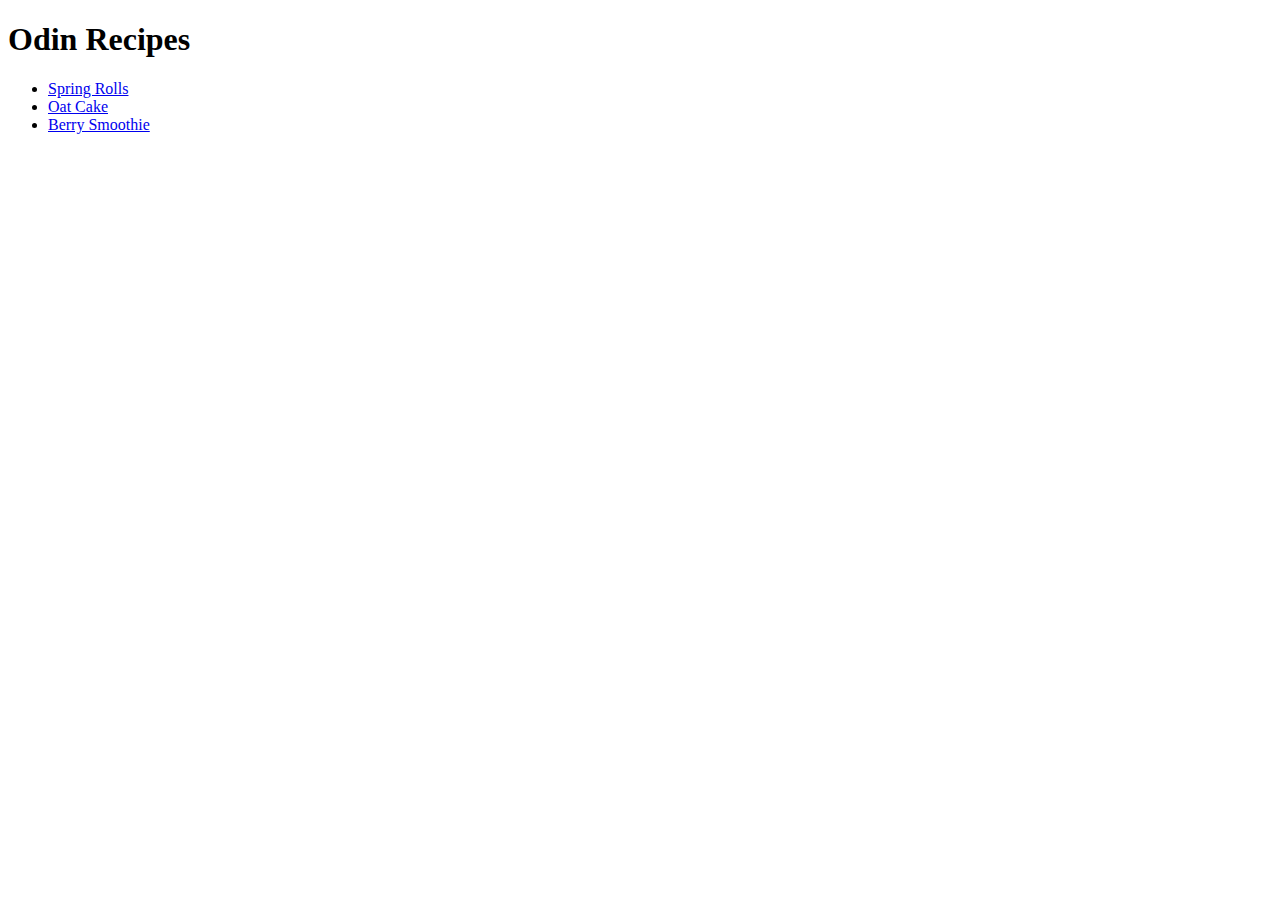
<file: index.html>
<!DOCTYPE html>
<html lang="en">
    <head>
        <meta charset="utf-8">
        <title> Odin Recipes </title>
    </head>
    <body>
        <h1>Odin Recipes</h1>
        <ul>
        <li><a href="recipes/springroll.html">Spring Rolls</a></li>
        <li><a href="recipes/Oatcake.html">Oat Cake</a></li>
        <li><a href="recipes/berrysmoothie.html">Berry Smoothie</a></li>
    </body>
</html>
</file>
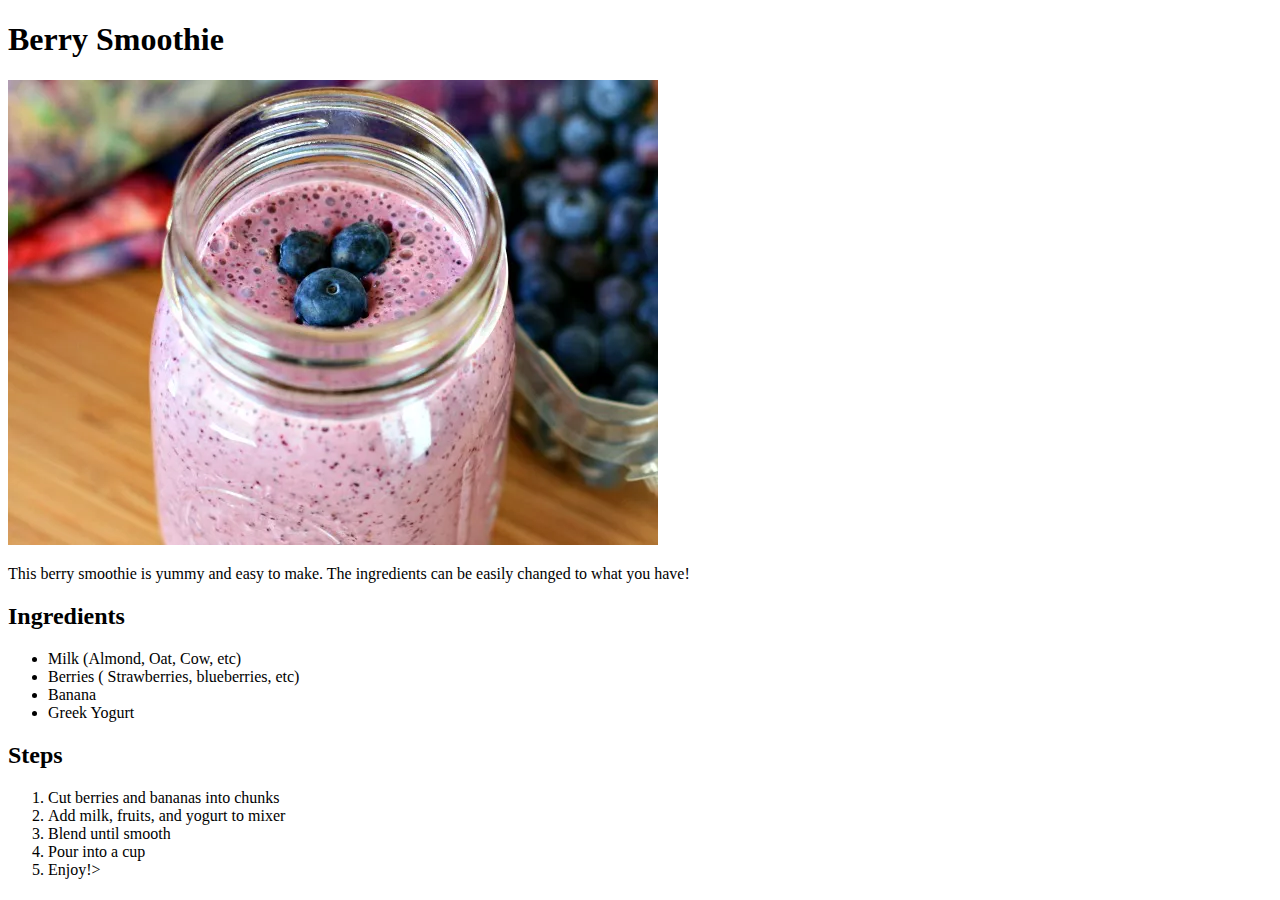
<file: recipes/berrysmoothie.html>
<!DOCTYPE html>
<html lang="en">
    <meta charset="utf-8">
    <title> Berry Smoothie </title>
    <head>
        <h1> Berry Smoothie </h1>
        <img src="../images/berrysmoothie.jpg">
        <p> 
            This berry smoothie is yummy and easy to make. The 
            ingredients can be easily changed to what you have!
        </p>
        <h2> Ingredients </h2>
        <ul>
            <li> Milk (Almond, Oat, Cow, etc)</li>
            <li> Berries ( Strawberries, blueberries, etc) </li>
            <li> Banana </li>
            <li> Greek Yogurt </li>
        </ul>
        <h2> Steps </h2>
        <ol>
            <li> Cut berries and bananas into chunks </li>
            <li> Add milk, fruits, and yogurt to mixer </li>
            <li> Blend until smooth </li>
            <li>Pour into a cup</li>
            <li> Enjoy!> </li>
        </ol>
    </head>
</html>
</file>
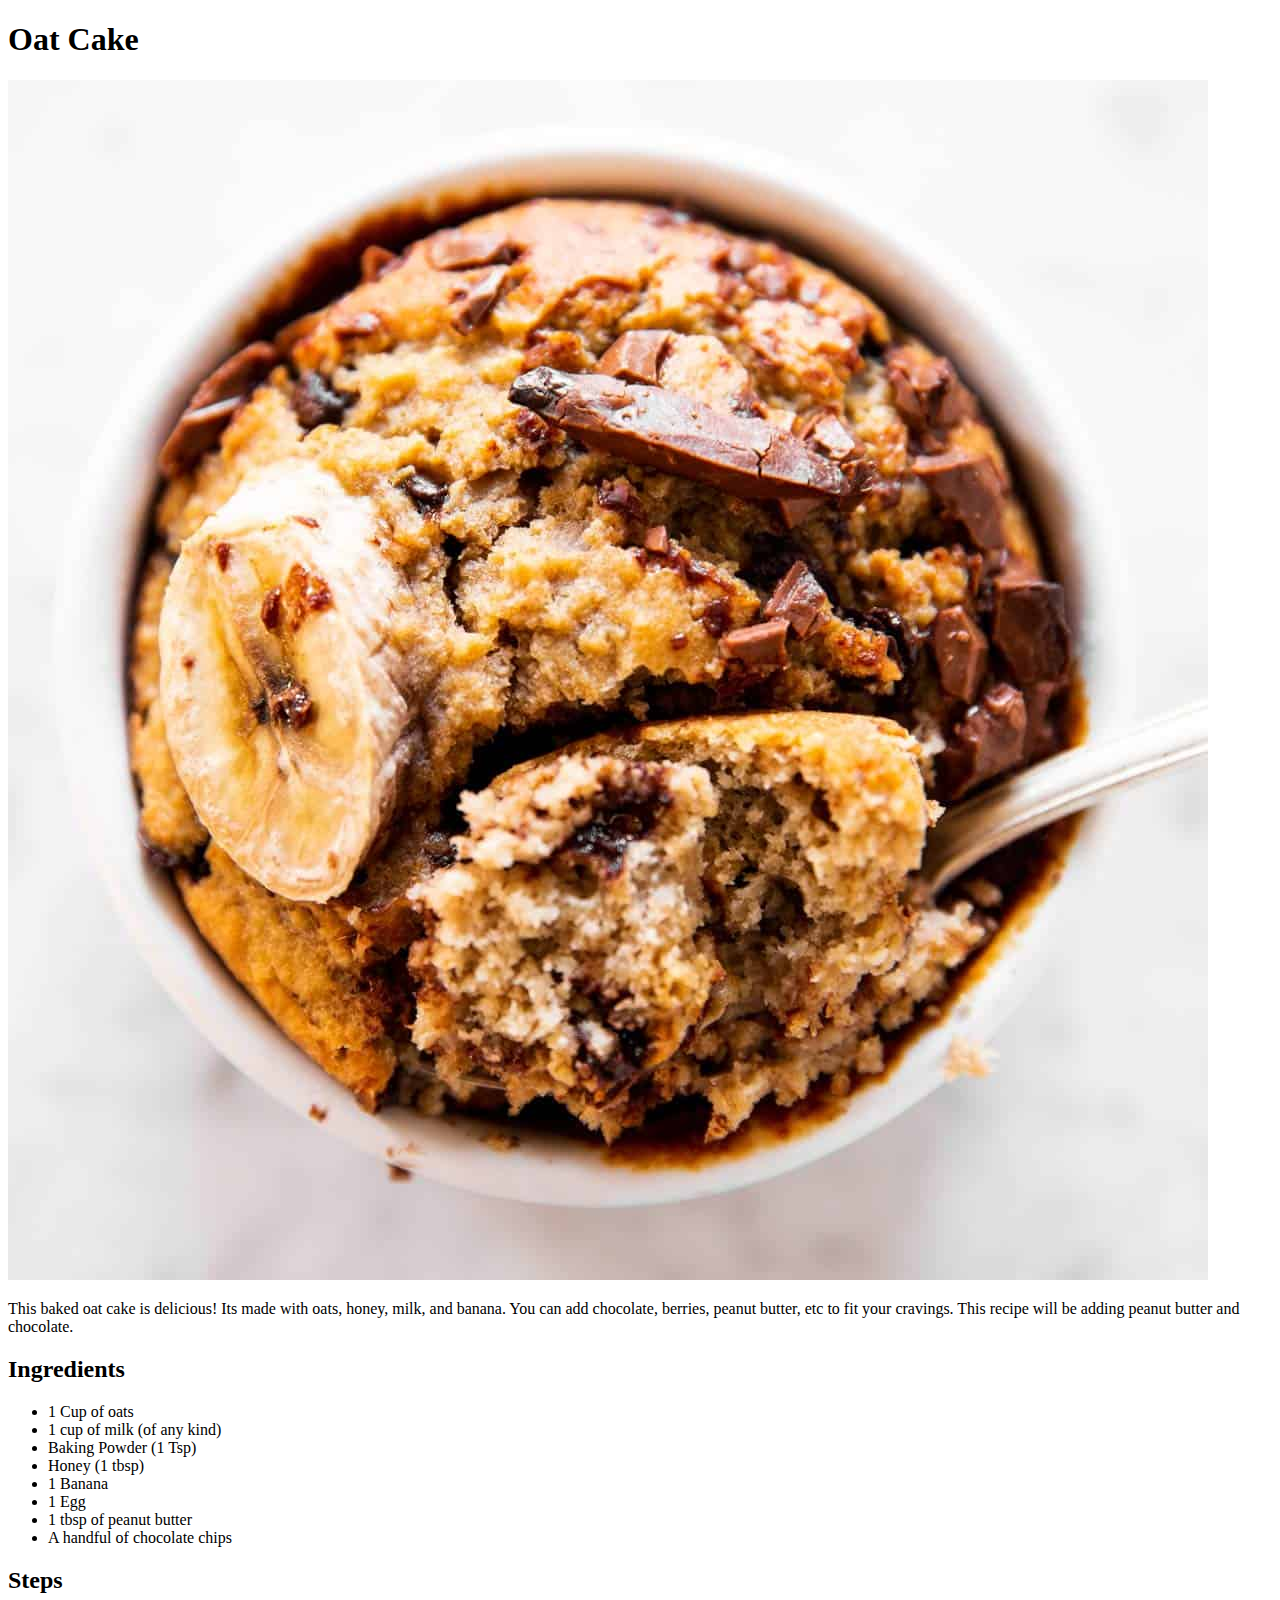
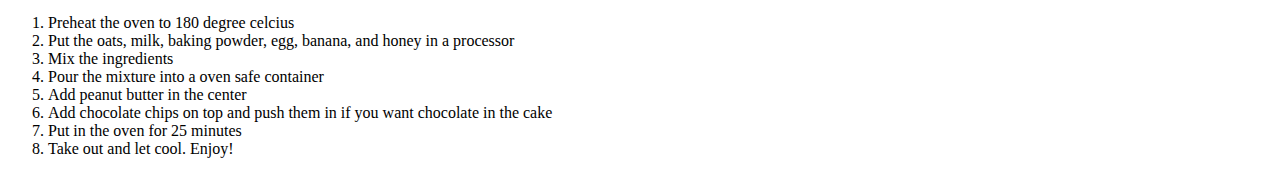
<file: recipes/Oatcake.html>
<!DOCTYPE html>
<html lang="en">
    <head>
        <meta charset="utf-8">
        <title> Oat Cake</title>
    </head>
    <body>
        <h1> Oat Cake</h1>
        <img src="../images/oatcake.jpg">
        <p>
            This baked oat cake is delicious! 
            Its made with oats, honey, milk, and banana. You can add chocolate,
            berries, peanut butter, etc to fit your cravings. This
            recipe will be adding peanut butter and chocolate.
        </p>
        <h2> Ingredients </h2>
        <ul>
            <li> 1 Cup of oats</li>
            <li> 1 cup of milk (of any kind)</li>
            <li> Baking Powder (1 Tsp) </li>
            <li> Honey (1 tbsp) </li>
            <li> 1 Banana </li>
            <li> 1 Egg </li>
            <li> 1 tbsp of peanut butter </li>
            <li> A handful of chocolate chips </li>
        </ul>
        <h2> Steps </h2>
        <ol>
            <li> Preheat the oven to 180 degree celcius</li>
            <li> Put the oats, milk, baking powder, egg, banana, and honey in a processor </li>
            <li> Mix the ingredients </li>
            <li> Pour the mixture into a oven safe container</li>
            <li> Add peanut butter in the center </li>
            <li> Add chocolate chips on top and push them in if you want chocolate in the cake</li>
            <li> Put in the oven for 25 minutes </li>
            <li> Take out and let cool. Enjoy! </li>
        </ol>

    </body>
</html>
</file>
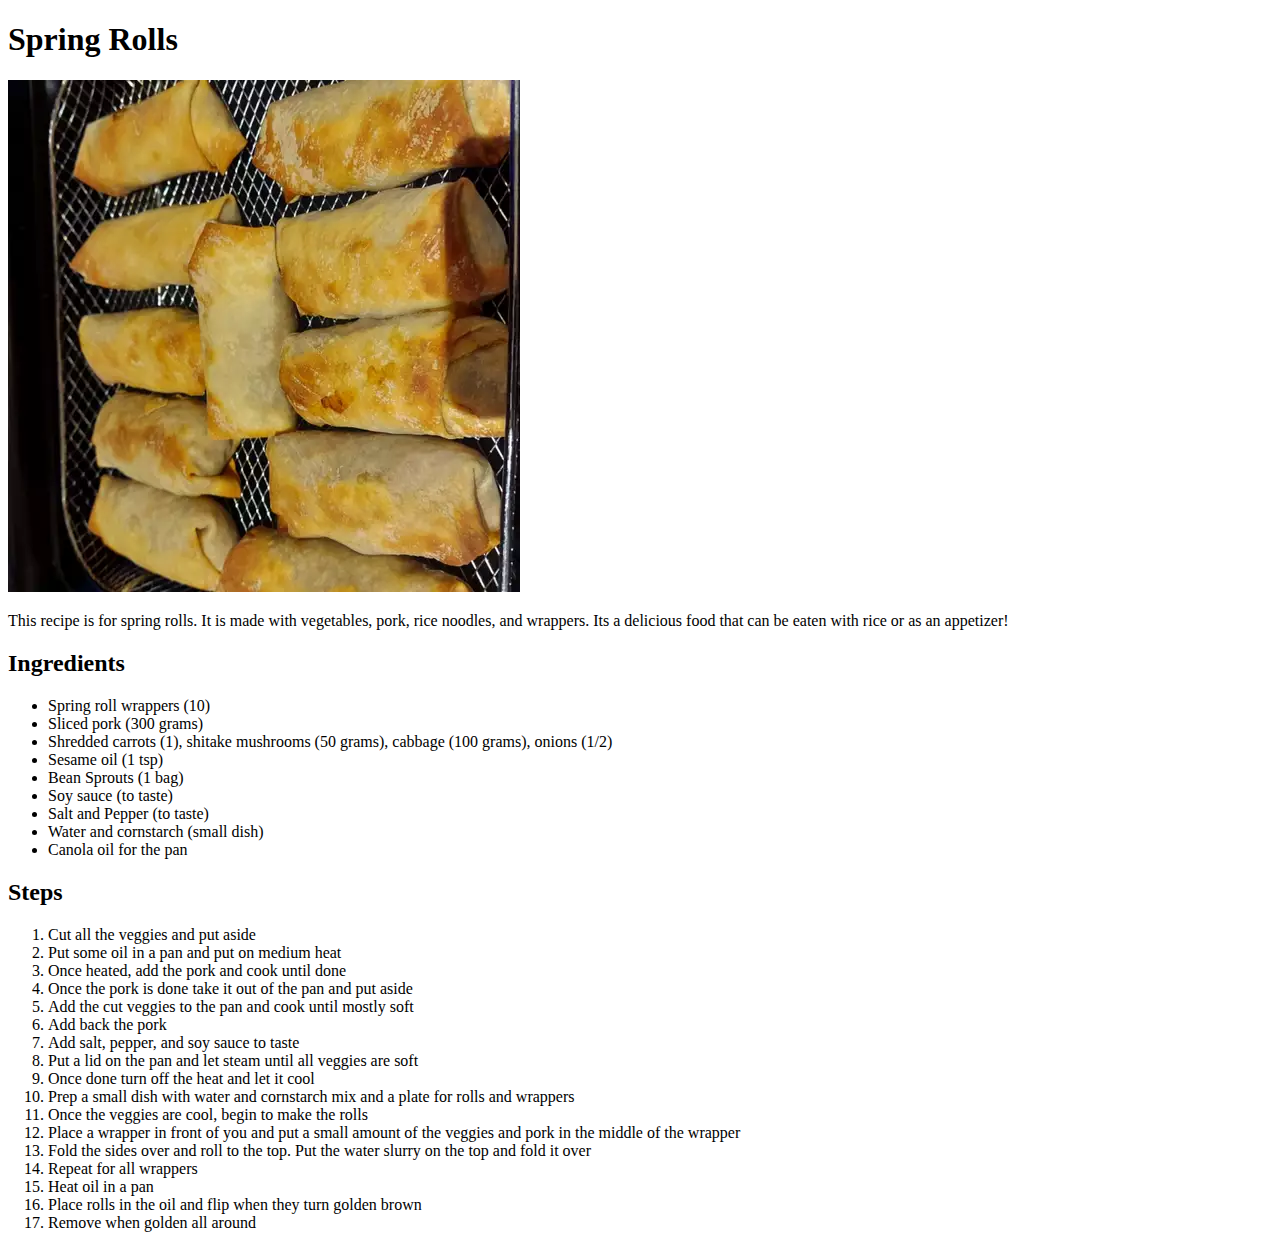
<file: recipes/springroll.html>
<!DOCTYPE html>
<html lang="en">
    <head>
        <meta charset="utf-8">
    </head>
    <body>
        <h1> Spring Rolls </h1>
        <img src="../images/springrolls.jpg" alt="Fried spring rolls on a rack">
        <p>
            This recipe is for spring rolls. 
            It is made with vegetables, pork, rice noodles, and wrappers.
            Its a delicious food that can be eaten with rice or as an appetizer! 
        </p>
        <h2> Ingredients </h2>
        <ul>
            <li> Spring roll wrappers (10) </li>
            <li> Sliced pork (300 grams) </li>
            <li> Shredded carrots (1), shitake mushrooms (50 grams), cabbage (100 grams), onions (1/2) </li>
            <li> Sesame oil (1 tsp) </li>
            <li> Bean Sprouts (1 bag) </li>
            <li> Soy sauce (to taste) </li>
            <li> Salt and Pepper (to taste)</li>
            <li> Water and cornstarch (small dish) </li>
            <li> Canola oil for the pan</li>
        </ul>
        <h2> Steps </h2>
        <ol>
            <li> Cut all the veggies and put aside </li>
            <li> Put some oil in a pan and put on medium heat </li>
            <li> Once heated, add the pork and cook until done </li>
            <li> Once the pork is done take it out of the pan and put aside </li>
            <li> Add the cut veggies to the pan and cook until mostly soft </li>
            <li> Add back the pork </li>
            <li> Add salt, pepper, and soy sauce to taste </li>
            <li> Put a lid on the pan and let steam until all veggies are soft </li>
            <li> Once done turn off the heat and let it cool </li>
            <li> Prep a small dish with water and cornstarch mix and a plate for rolls and wrappers </li>
            <li> Once the veggies are cool, begin to make the rolls </li>
            <li> Place a wrapper in front of you and put a small amount of the veggies and pork in the middle of the wrapper </li>
            <li> Fold the sides over and roll to the top. Put the water slurry on the top and fold it over </li>
            <li> Repeat for all wrappers </li>
            <li> Heat oil in a pan </li>
            <li> Place rolls in the oil and flip when they turn golden brown </li>
            <li> Remove when golden all around </li>

        </ol>
    </body>
</html>
</file>
